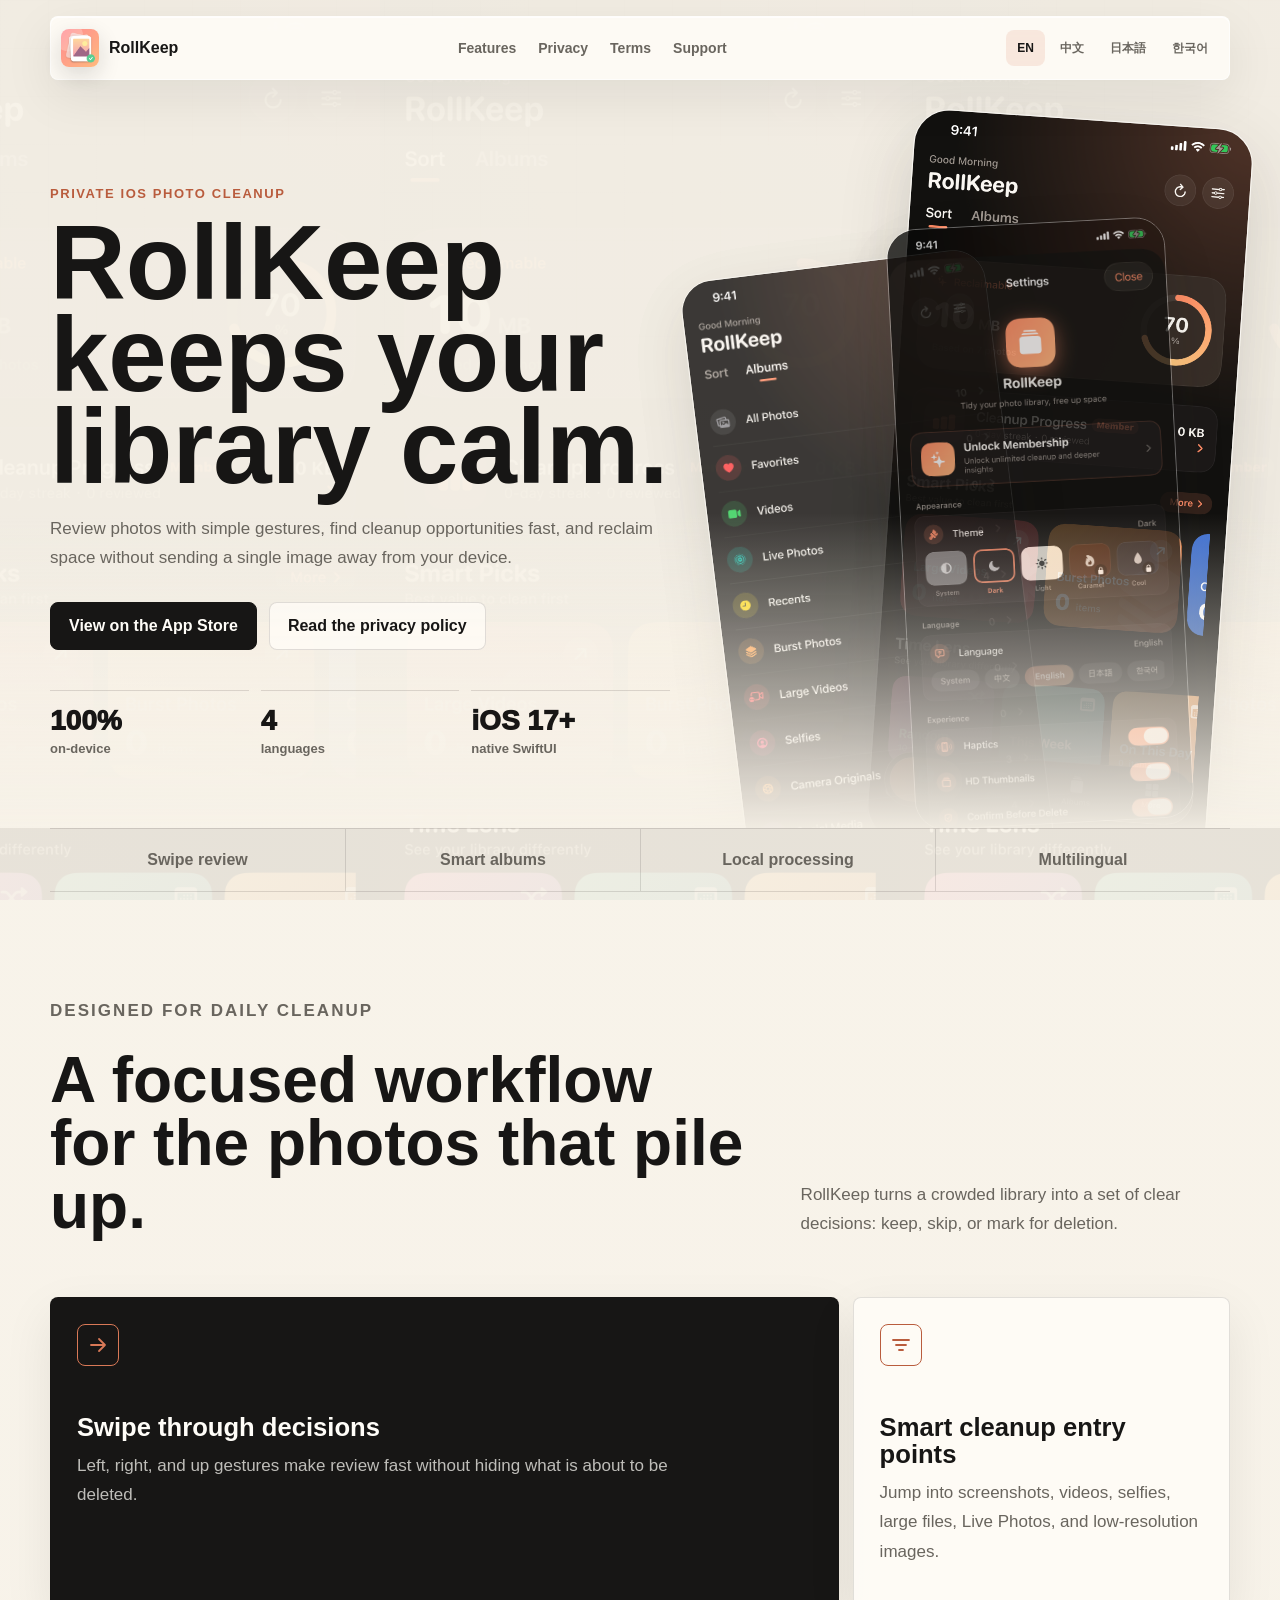
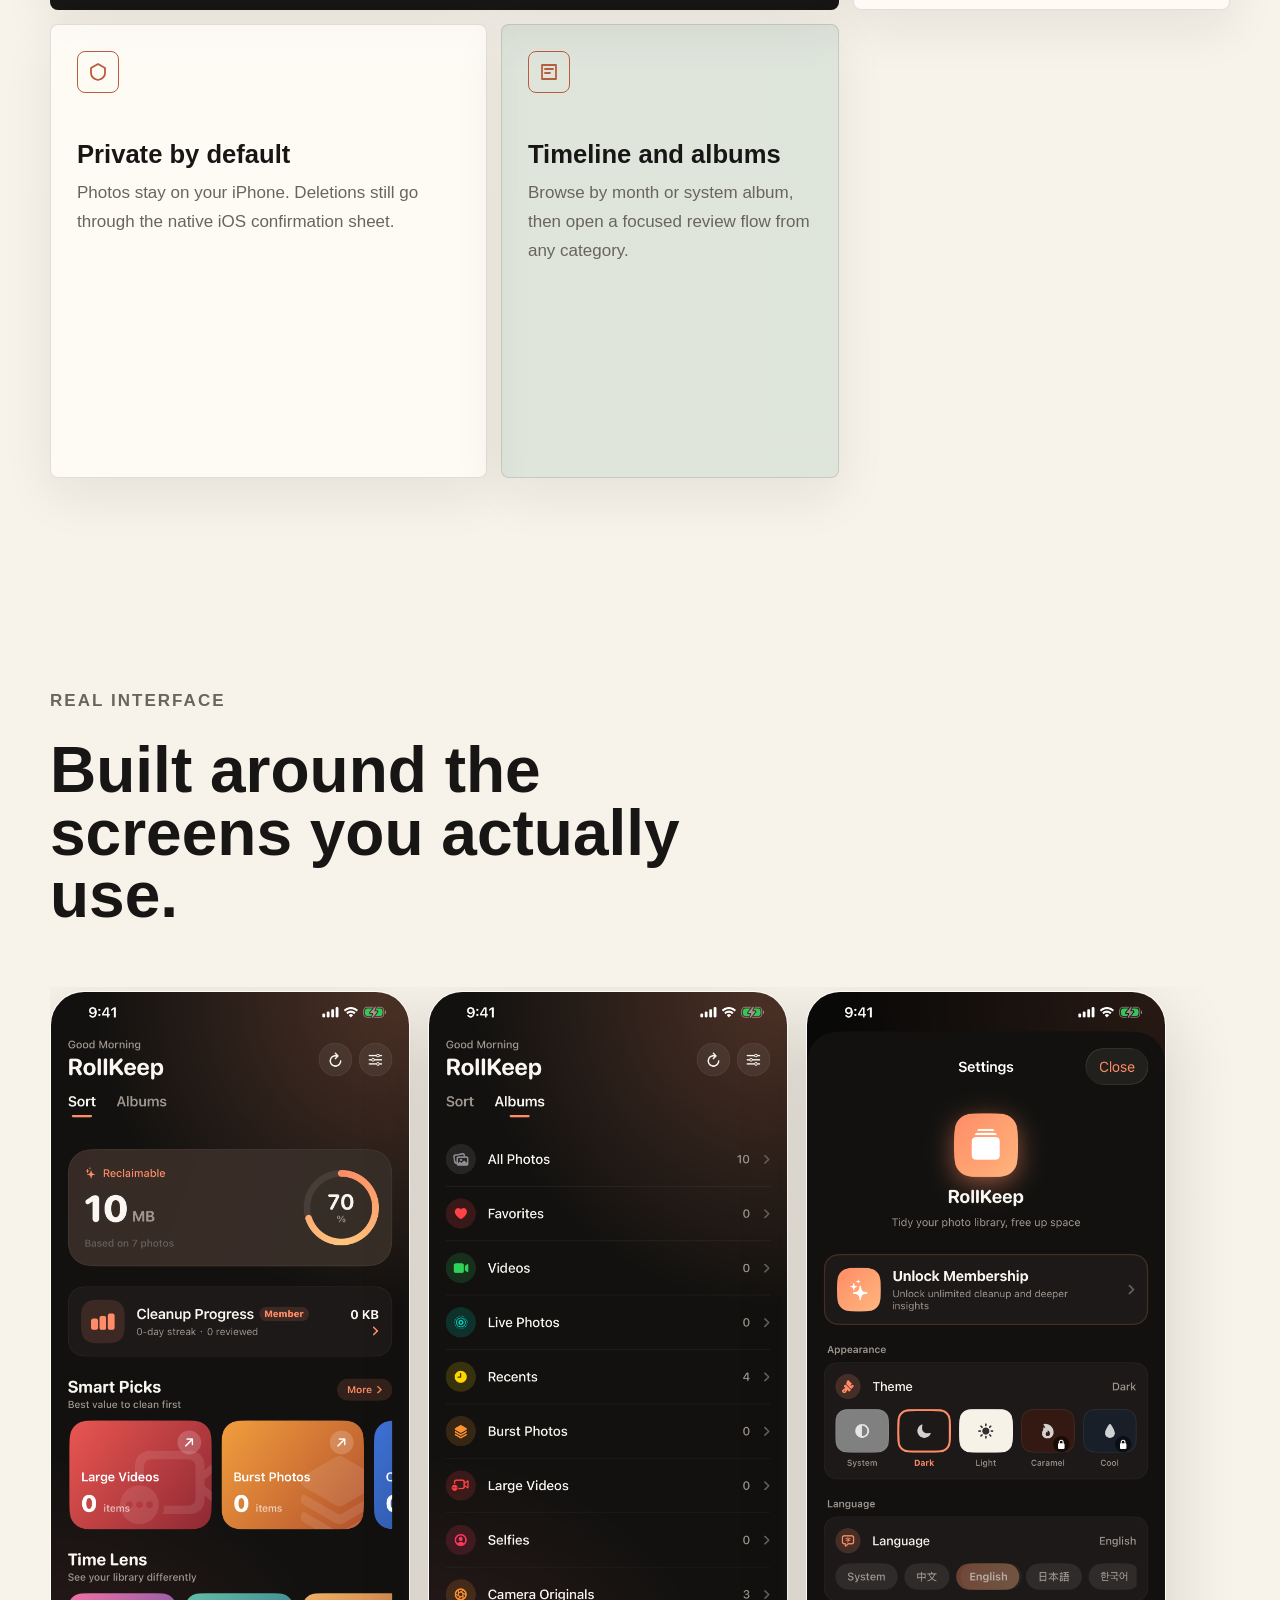
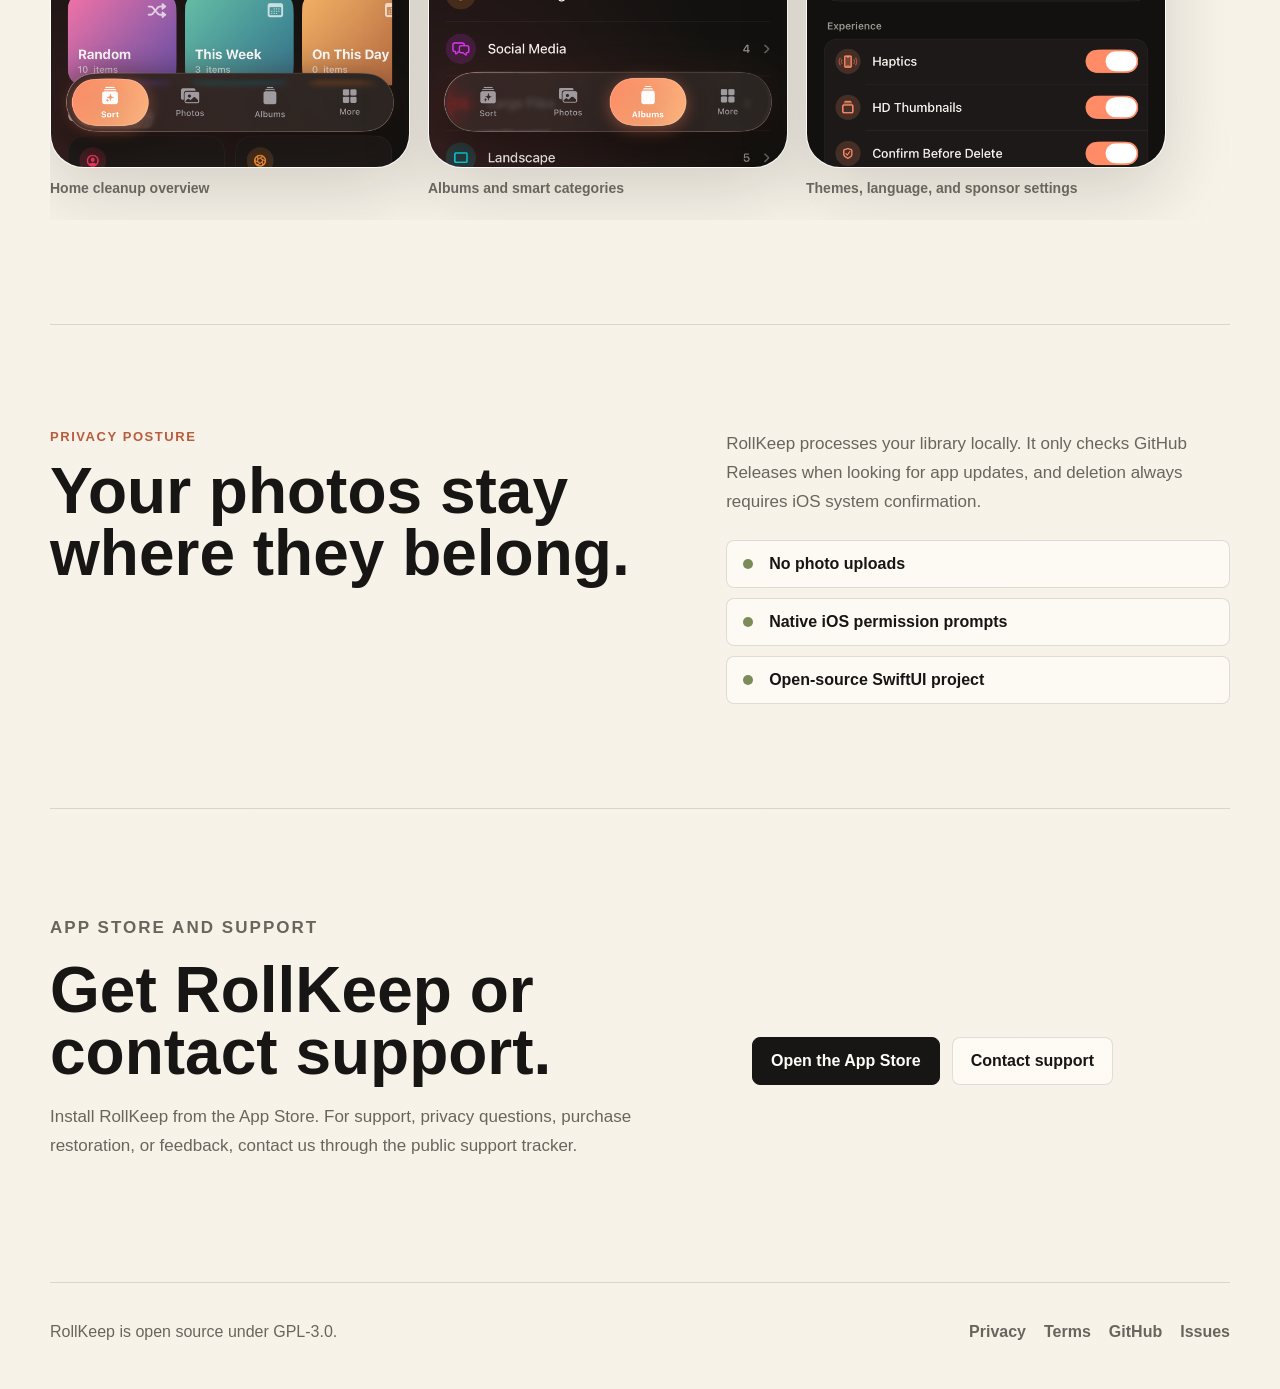
<file: docs/index.html>
<!doctype html>
<html lang="en">
<head>
  <meta charset="utf-8">
  <meta name="viewport" content="width=device-width, initial-scale=1">
  <title>RollKeep — Private photo cleanup for iPhone</title>
  <meta name="description" content="A private, on-device iOS photo organizer for reviewing, cleaning, and freeing storage.">
  <meta property="og:title" content="RollKeep">
  <meta property="og:description" content="Swipe through your library, keep what matters, and clear space with confidence.">
  <meta property="og:image" content="./icon.png">
  <meta name="theme-color" content="#171615">
  <link rel="icon" href="./icon.png">
  <link rel="stylesheet" href="./site.css">
</head>
<body>
  <a class="skip-link" href="#main" data-i18n="skip">Skip to content</a>

  <header class="site-header" aria-label="Primary">
    <a class="brand" href="#top" aria-label="RollKeep">
      <img src="./icon.png" alt="" width="38" height="38">
      <span>RollKeep</span>
    </a>
    <nav class="nav-links" aria-label="Main navigation">
      <a href="#features" data-i18n="navFeatures">Features</a>
      <a href="./privacy.html" data-i18n="navPrivacy">Privacy</a>
      <a href="./terms.html" data-i18n="navTerms">Terms</a>
      <a href="#support" data-i18n="navSupport">Support</a>
    </nav>
    <div class="language-switcher" aria-label="Language">
      <button type="button" data-lang="en">EN</button>
      <button type="button" data-lang="zh">中文</button>
      <button type="button" data-lang="ja">日本語</button>
      <button type="button" data-lang="ko">한국어</button>
    </div>
  </header>

  <main id="main">
    <section id="top" class="hero-section">
      <div class="hero-media" aria-hidden="true">
        <img class="hero-shot hero-shot-main" src="./screenshots/01-home.png" alt="">
        <img class="hero-shot hero-shot-side" src="./screenshots/02-albums.png" alt="">
        <img class="hero-shot hero-shot-small" src="./screenshots/03-settings.png" alt="">
      </div>
      <div class="hero-content reveal">
        <p class="eyebrow" data-i18n="eyebrow">Private iOS photo cleanup</p>
        <h1 data-i18n="heroTitle">RollKeep keeps your library calm.</h1>
        <p class="hero-copy" data-i18n="heroCopy">Review photos with simple gestures, find cleanup opportunities fast, and reclaim space without sending a single image away from your device.</p>
        <div class="hero-actions">
          <a class="button button-primary" href="https://apps.apple.com/us/app/rollkeep/id6784522025" data-i18n="primaryCta">View on the App Store</a>
          <a class="button button-ghost" href="./privacy.html" data-i18n="secondaryCta">Read the privacy policy</a>
        </div>
        <dl class="hero-facts" aria-label="Highlights">
          <div>
            <dt data-i18n="factOneValue">100%</dt>
            <dd data-i18n="factOneLabel">on-device</dd>
          </div>
          <div>
            <dt data-i18n="factTwoValue">4</dt>
            <dd data-i18n="factTwoLabel">languages</dd>
          </div>
          <div>
            <dt data-i18n="factThreeValue">iOS 17+</dt>
            <dd data-i18n="factThreeLabel">native SwiftUI</dd>
          </div>
        </dl>
      </div>
    </section>

    <section class="strip-section reveal" aria-label="Product summary">
      <p data-i18n="stripOne">Swipe review</p>
      <p data-i18n="stripTwo">Smart albums</p>
      <p data-i18n="stripThree">Local processing</p>
      <p data-i18n="stripFour">Multilingual</p>
    </section>

    <section id="features" class="section feature-section">
      <div class="section-heading reveal">
        <p class="eyebrow" data-i18n="featuresEyebrow">Designed for daily cleanup</p>
        <h2 data-i18n="featuresTitle">A focused workflow for the photos that pile up.</h2>
        <p data-i18n="featuresCopy">RollKeep turns a crowded library into a set of clear decisions: keep, skip, or mark for deletion.</p>
      </div>
      <div class="feature-grid">
        <article class="feature-card feature-card-wide reveal tilt-card">
          <span class="line-icon" aria-hidden="true">
            <svg viewBox="0 0 24 24"><path d="M5 12h14M13 6l6 6-6 6"/></svg>
          </span>
          <h3 data-i18n="featureOneTitle">Swipe through decisions</h3>
          <p data-i18n="featureOneCopy">Left, right, and up gestures make review fast without hiding what is about to be deleted.</p>
        </article>
        <article class="feature-card reveal tilt-card">
          <span class="line-icon" aria-hidden="true">
            <svg viewBox="0 0 24 24"><path d="M4 7h16M7 12h10M10 17h4"/></svg>
          </span>
          <h3 data-i18n="featureTwoTitle">Smart cleanup entry points</h3>
          <p data-i18n="featureTwoCopy">Jump into screenshots, videos, selfies, large files, Live Photos, and low-resolution images.</p>
        </article>
        <article class="feature-card reveal tilt-card">
          <span class="line-icon" aria-hidden="true">
            <svg viewBox="0 0 24 24"><path d="M12 4l7 4v5c0 4-3 6-7 7-4-1-7-3-7-7V8l7-4z"/></svg>
          </span>
          <h3 data-i18n="featureThreeTitle">Private by default</h3>
          <p data-i18n="featureThreeCopy">Photos stay on your iPhone. Deletions still go through the native iOS confirmation sheet.</p>
        </article>
        <article class="feature-card feature-card-tall reveal tilt-card">
          <span class="line-icon" aria-hidden="true">
            <svg viewBox="0 0 24 24"><path d="M5 5h14v14H5zM8 9h8M8 13h5"/></svg>
          </span>
          <h3 data-i18n="featureFourTitle">Timeline and albums</h3>
          <p data-i18n="featureFourCopy">Browse by month or system album, then open a focused review flow from any category.</p>
        </article>
      </div>
    </section>

    <section class="section showcase-section">
      <div class="section-heading reveal">
        <p class="eyebrow" data-i18n="showcaseEyebrow">Real interface</p>
        <h2 data-i18n="showcaseTitle">Built around the screens you actually use.</h2>
      </div>
      <div class="showcase-grid">
        <figure class="phone-frame reveal">
          <img src="./screenshots/01-home.png" alt="RollKeep home screen">
          <figcaption data-i18n="shotOne">Home cleanup overview</figcaption>
        </figure>
        <figure class="phone-frame reveal">
          <img src="./screenshots/02-albums.png" alt="RollKeep albums screen">
          <figcaption data-i18n="shotTwo">Albums and smart categories</figcaption>
        </figure>
        <figure class="phone-frame reveal">
          <img src="./screenshots/03-settings.png" alt="RollKeep settings screen">
          <figcaption data-i18n="shotThree">Themes, language, and sponsor settings</figcaption>
        </figure>
      </div>
    </section>

    <section id="privacy" class="section privacy-section reveal">
      <div>
        <p class="eyebrow" data-i18n="privacyEyebrow">Privacy posture</p>
        <h2 data-i18n="privacyTitle">Your photos stay where they belong.</h2>
      </div>
      <div class="privacy-copy">
        <p data-i18n="privacyCopy">RollKeep processes your library locally. It only checks GitHub Releases when looking for app updates, and deletion always requires iOS system confirmation.</p>
        <ul>
          <li data-i18n="privacyOne">No photo uploads</li>
          <li data-i18n="privacyTwo">Native iOS permission prompts</li>
          <li data-i18n="privacyThree">Open-source SwiftUI project</li>
        </ul>
      </div>
    </section>

    <section id="support" class="section download-section reveal">
      <div class="download-copy">
        <p class="eyebrow" data-i18n="downloadEyebrow">App Store and support</p>
        <h2 data-i18n="downloadTitle">Get RollKeep or contact support.</h2>
        <p data-i18n="downloadCopy">Install RollKeep from the App Store. For support, privacy questions, purchase restoration, or feedback, contact us through the public support tracker.</p>
      </div>
      <div class="download-actions">
        <a class="button button-primary" href="https://apps.apple.com/us/app/rollkeep/id6784522025" data-i18n="downloadRelease">Open the App Store</a>
        <a class="button button-ghost" href="https://github.com/ZanwingMak/PhotoCleaner-OpenSource/issues" data-i18n="downloadReadme">Contact support</a>
      </div>
    </section>
  </main>

  <footer class="site-footer">
    <p data-i18n="footerText">RollKeep is open source under GPL-3.0.</p>
    <div>
      <a href="./privacy.html" data-i18n="footerPrivacy">Privacy</a>
      <a href="./terms.html" data-i18n="footerTerms">Terms</a>
      <a href="https://github.com/ZanwingMak/PhotoCleaner-OpenSource" data-i18n="footerGithub">GitHub</a>
      <a href="https://github.com/ZanwingMak/PhotoCleaner-OpenSource/issues" data-i18n="footerIssues">Support</a>
    </div>
  </footer>

  <script src="./site.js"></script>
</body>
</html>
</file>
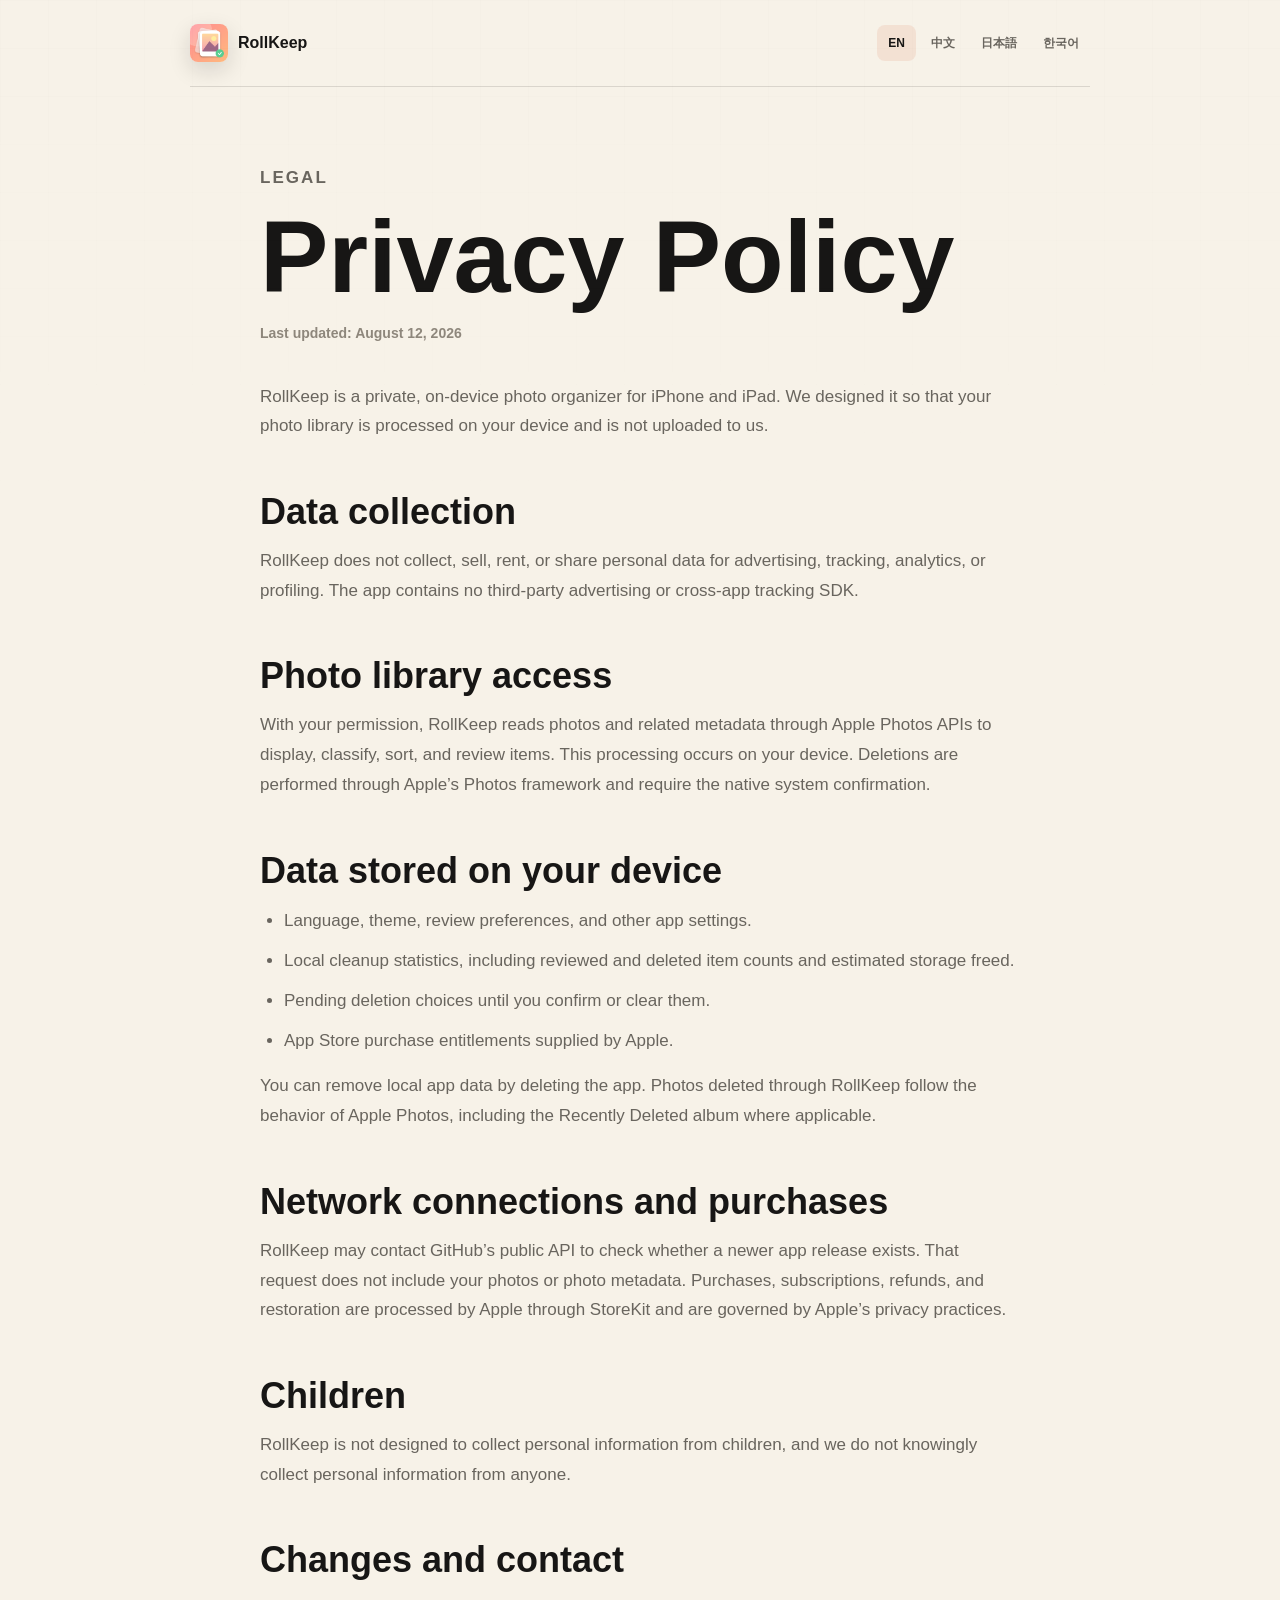
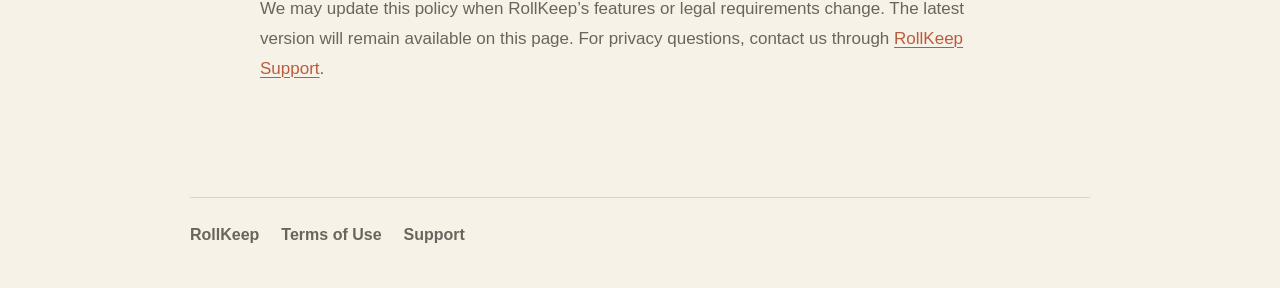
<file: docs/privacy.html>
<!doctype html>
<html lang="en">
<head>
  <meta charset="utf-8">
  <meta name="viewport" content="width=device-width, initial-scale=1">
  <meta name="color-scheme" content="light">
  <title>RollKeep Privacy Policy</title>
  <meta name="description" content="RollKeep Privacy Policy in English, Simplified Chinese, Japanese, and Korean.">
  <link rel="icon" href="./icon.png">
  <link rel="stylesheet" href="./site.css">
</head>
<body class="legal-body">
  <header class="legal-header">
    <a class="brand" href="./index.html" aria-label="RollKeep home">
      <img src="./icon.png" alt="" width="38" height="38">
      <span>RollKeep</span>
    </a>
    <div class="language-switcher" aria-label="Language">
      <button type="button" data-lang="en">EN</button>
      <button type="button" data-lang="zh">中文</button>
      <button type="button" data-lang="ja">日本語</button>
      <button type="button" data-lang="ko">한국어</button>
    </div>
  </header>

  <main class="legal-page">
    <article data-legal-lang="en">
      <p class="eyebrow">Legal</p>
      <h1>Privacy Policy</h1>
      <p class="legal-updated">Last updated: August 12, 2026</p>
      <p>RollKeep is a private, on-device photo organizer for iPhone and iPad. We designed it so that your photo library is processed on your device and is not uploaded to us.</p>

      <h2>Data collection</h2>
      <p>RollKeep does not collect, sell, rent, or share personal data for advertising, tracking, analytics, or profiling. The app contains no third-party advertising or cross-app tracking SDK.</p>

      <h2>Photo library access</h2>
      <p>With your permission, RollKeep reads photos and related metadata through Apple Photos APIs to display, classify, sort, and review items. This processing occurs on your device. Deletions are performed through Apple’s Photos framework and require the native system confirmation.</p>

      <h2>Data stored on your device</h2>
      <ul>
        <li>Language, theme, review preferences, and other app settings.</li>
        <li>Local cleanup statistics, including reviewed and deleted item counts and estimated storage freed.</li>
        <li>Pending deletion choices until you confirm or clear them.</li>
        <li>App Store purchase entitlements supplied by Apple.</li>
      </ul>
      <p>You can remove local app data by deleting the app. Photos deleted through RollKeep follow the behavior of Apple Photos, including the Recently Deleted album where applicable.</p>

      <h2>Network connections and purchases</h2>
      <p>RollKeep may contact GitHub’s public API to check whether a newer app release exists. That request does not include your photos or photo metadata. Purchases, subscriptions, refunds, and restoration are processed by Apple through StoreKit and are governed by Apple’s privacy practices.</p>

      <h2>Children</h2>
      <p>RollKeep is not designed to collect personal information from children, and we do not knowingly collect personal information from anyone.</p>

      <h2>Changes and contact</h2>
      <p>We may update this policy when RollKeep’s features or legal requirements change. The latest version will remain available on this page. For privacy questions, contact us through <a href="https://github.com/ZanwingMak/PhotoCleaner-OpenSource/issues">RollKeep Support</a>.</p>
    </article>

    <article data-legal-lang="zh" hidden>
      <p class="eyebrow">法律信息</p>
      <h1>隐私政策</h1>
      <p class="legal-updated">最后更新：2026 年 8 月 12 日</p>
      <p>RollKeep 是一款适用于 iPhone 和 iPad 的本地照片整理工具。照片库分析在你的设备上完成，不会上传给我们。</p>

      <h2>数据收集</h2>
      <p>RollKeep 不会为了广告、跟踪、分析或用户画像而收集、出售、出租或共享个人数据。App 不包含第三方广告或跨 App 跟踪 SDK。</p>

      <h2>照片库访问</h2>
      <p>获得你的授权后，RollKeep 会通过 Apple Photos API 读取照片及相关元数据，用于展示、分类、排序和审核。这些处理均在设备本地进行。删除操作通过 Apple Photos 框架执行，并且必须经过 iOS 系统确认。</p>

      <h2>保存在设备上的数据</h2>
      <ul>
        <li>语言、主题、审核偏好和其他 App 设置。</li>
        <li>本地清理统计，包括已审核、已删除数量及预计释放空间。</li>
        <li>在你确认或清空前保存的待删除选择。</li>
        <li>由 Apple 提供的 App Store 购买权益状态。</li>
      </ul>
      <p>删除 App 可移除本地 App 数据。通过 RollKeep 删除的照片遵循 Apple Photos 的处理方式，包括在适用时进入“最近删除”相册。</p>

      <h2>网络连接与购买</h2>
      <p>RollKeep 可能访问 GitHub 公共 API 以检查是否存在新版本，该请求不会包含你的照片或照片元数据。购买、订阅、退款和恢复购买由 Apple 通过 StoreKit 处理，并受 Apple 隐私政策约束。</p>

      <h2>儿童隐私</h2>
      <p>RollKeep 不以收集儿童个人信息为目的，我们也不会主动收集任何人的个人信息。</p>

      <h2>政策变更与联系</h2>
      <p>当 RollKeep 功能或法律要求变化时，我们可能更新本政策，最新版本会持续发布在本页面。如有隐私问题，请通过 <a href="https://github.com/ZanwingMak/PhotoCleaner-OpenSource/issues">RollKeep 支持页面</a>联系我们。</p>
    </article>

    <article data-legal-lang="ja" hidden>
      <p class="eyebrow">法的情報</p>
      <h1>プライバシーポリシー</h1>
      <p class="legal-updated">最終更新日：2026年8月12日</p>
      <p>RollKeep は iPhone と iPad 向けの、端末内で動作する写真整理アプリです。写真ライブラリの処理は端末上で行われ、当方へアップロードされません。</p>

      <h2>データの収集</h2>
      <p>RollKeep は広告、トラッキング、分析、プロファイリングを目的として個人データを収集、販売、貸与、共有しません。第三者広告やクロスアプリトラッキング SDK も含みません。</p>

      <h2>写真ライブラリへのアクセス</h2>
      <p>許可を得た場合、RollKeep は Apple Photos API を使って写真と関連メタデータを読み取り、表示、分類、並べ替え、確認に使用します。処理は端末内で完結します。削除は Apple Photos フレームワークを通じて行われ、iOS 標準の確認が必要です。</p>

      <h2>端末に保存されるデータ</h2>
      <ul>
        <li>言語、テーマ、確認方法などのアプリ設定。</li>
        <li>確認・削除した項目数や推定解放容量などのローカル整理統計。</li>
        <li>確認または取り消しまで保持される削除予定の選択。</li>
        <li>Apple から提供される App Store 購入権利の状態。</li>
      </ul>
      <p>アプリを削除するとローカルのアプリデータを削除できます。RollKeep で削除した写真は、該当する場合「最近削除した項目」を含む Apple Photos の仕組みに従います。</p>

      <h2>ネットワーク接続と購入</h2>
      <p>RollKeep は新しいリリースを確認するため GitHub の公開 API に接続することがあります。この通信に写真や写真メタデータは含まれません。購入、サブスクリプション、返金、復元は Apple の StoreKit で処理され、Apple のプライバシー方針が適用されます。</p>

      <h2>子どものプライバシー</h2>
      <p>RollKeep は子どもの個人情報を収集するよう設計されておらず、当方はいかなる利用者からも個人情報を意図的に収集しません。</p>

      <h2>変更とお問い合わせ</h2>
      <p>機能や法的要件の変更に応じて本ポリシーを更新する場合があります。最新版はこのページで公開します。お問い合わせは <a href="https://github.com/ZanwingMak/PhotoCleaner-OpenSource/issues">RollKeep サポート</a>をご利用ください。</p>
    </article>

    <article data-legal-lang="ko" hidden>
      <p class="eyebrow">법적 정보</p>
      <h1>개인정보 처리방침</h1>
      <p class="legal-updated">최종 업데이트: 2026년 8월 12일</p>
      <p>RollKeep는 iPhone 및 iPad용 기기 내 사진 정리 앱입니다. 사진 보관함 처리는 사용자의 기기에서 수행되며 당사에 업로드되지 않습니다.</p>

      <h2>데이터 수집</h2>
      <p>RollKeep는 광고, 추적, 분석 또는 프로파일링을 위해 개인정보를 수집, 판매, 대여 또는 공유하지 않습니다. 타사 광고나 앱 간 추적 SDK도 포함하지 않습니다.</p>

      <h2>사진 보관함 접근</h2>
      <p>사용자가 허용하면 RollKeep는 Apple Photos API를 통해 사진 및 관련 메타데이터를 읽어 표시, 분류, 정렬 및 검토에 사용합니다. 모든 처리는 기기에서 이루어집니다. 삭제는 Apple Photos 프레임워크를 통해 수행되며 iOS 시스템 확인이 필요합니다.</p>

      <h2>기기에 저장되는 데이터</h2>
      <ul>
        <li>언어, 테마, 검토 환경설정 및 기타 앱 설정.</li>
        <li>검토 및 삭제 항목 수와 예상 확보 용량을 포함한 로컬 정리 통계.</li>
        <li>확인하거나 비울 때까지 유지되는 삭제 대기 선택.</li>
        <li>Apple이 제공하는 App Store 구매 권한 상태.</li>
      </ul>
      <p>앱을 삭제하면 로컬 앱 데이터를 제거할 수 있습니다. RollKeep에서 삭제한 사진은 해당되는 경우 ‘최근 삭제된 항목’을 포함한 Apple Photos 동작을 따릅니다.</p>

      <h2>네트워크 연결 및 구매</h2>
      <p>RollKeep는 새 릴리스 확인을 위해 GitHub 공개 API에 연결할 수 있습니다. 이 요청에는 사진이나 사진 메타데이터가 포함되지 않습니다. 구매, 구독, 환불 및 복원은 Apple StoreKit을 통해 처리되며 Apple의 개인정보 보호 관행이 적용됩니다.</p>

      <h2>아동 개인정보</h2>
      <p>RollKeep는 아동의 개인정보를 수집하도록 설계되지 않았으며, 당사는 누구의 개인정보도 의도적으로 수집하지 않습니다.</p>

      <h2>변경 및 문의</h2>
      <p>기능 또는 법적 요구사항이 변경되면 본 방침을 업데이트할 수 있습니다. 최신 버전은 이 페이지에 게시됩니다. 문의는 <a href="https://github.com/ZanwingMak/PhotoCleaner-OpenSource/issues">RollKeep 지원</a>을 이용해 주세요.</p>
    </article>
  </main>

  <footer class="legal-footer">
    <a href="./index.html">RollKeep</a>
    <a href="./terms.html">Terms of Use</a>
    <a href="https://github.com/ZanwingMak/PhotoCleaner-OpenSource/issues">Support</a>
  </footer>
  <script src="./legal.js"></script>
</body>
</html>
</file>
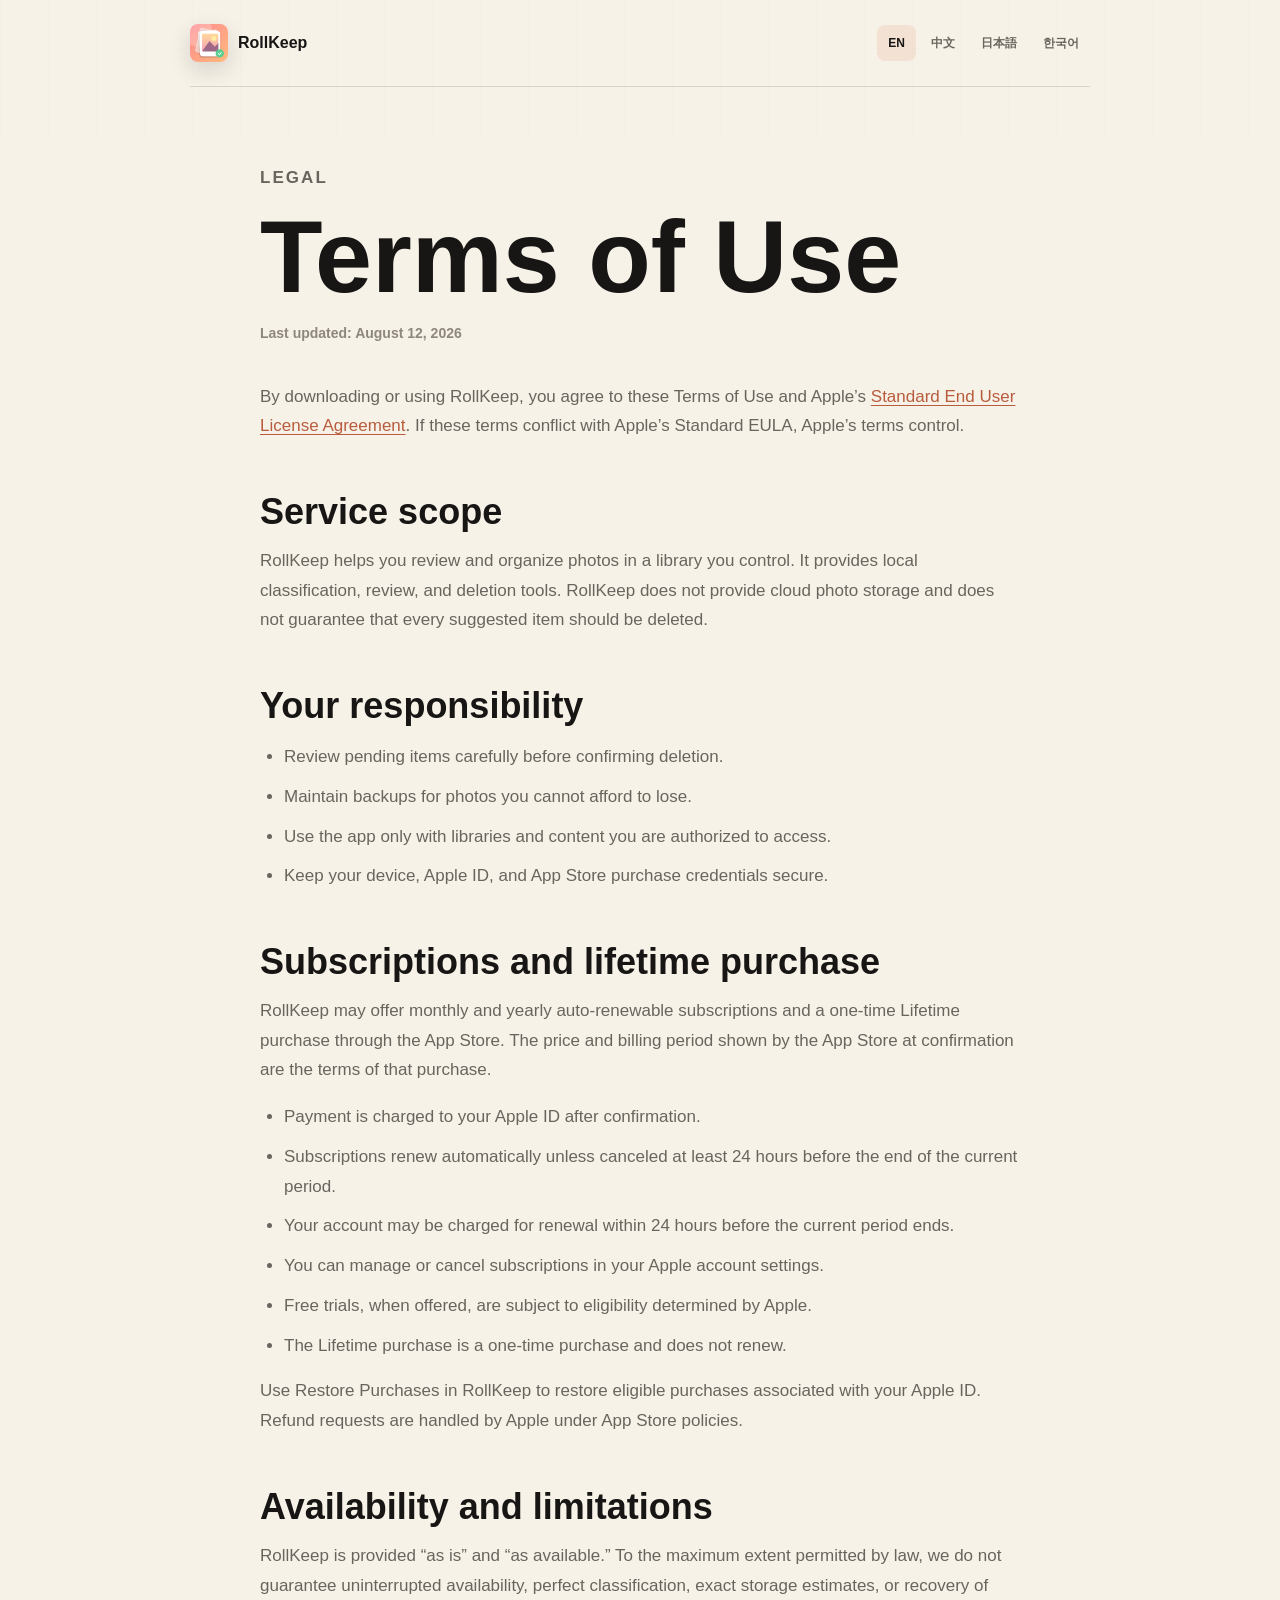
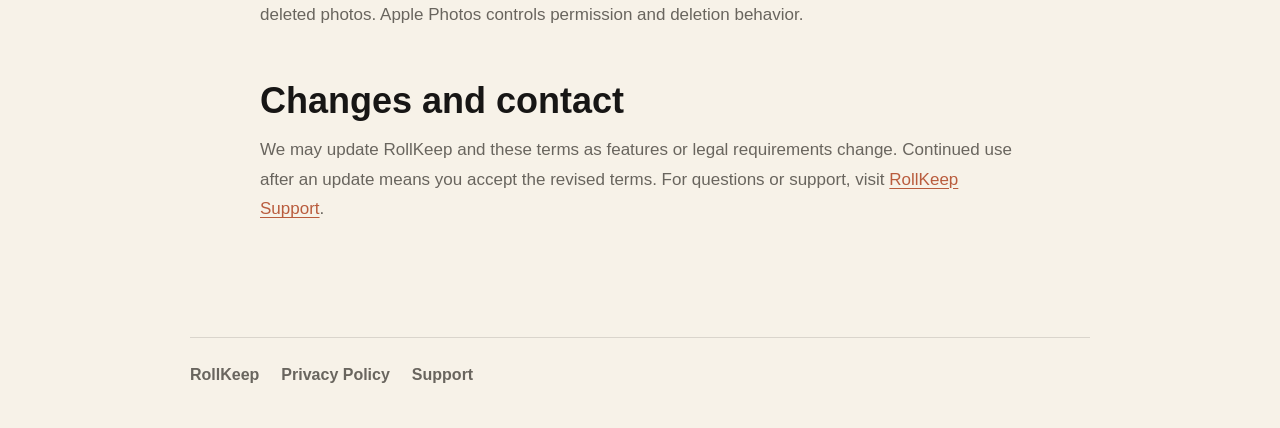
<file: docs/terms.html>
<!doctype html>
<html lang="en">
<head>
  <meta charset="utf-8">
  <meta name="viewport" content="width=device-width, initial-scale=1">
  <meta name="color-scheme" content="light">
  <title>RollKeep Terms of Use</title>
  <meta name="description" content="RollKeep Terms of Use in English, Simplified Chinese, Japanese, and Korean.">
  <link rel="icon" href="./icon.png">
  <link rel="stylesheet" href="./site.css">
</head>
<body class="legal-body">
  <header class="legal-header">
    <a class="brand" href="./index.html" aria-label="RollKeep home">
      <img src="./icon.png" alt="" width="38" height="38">
      <span>RollKeep</span>
    </a>
    <div class="language-switcher" aria-label="Language">
      <button type="button" data-lang="en">EN</button>
      <button type="button" data-lang="zh">中文</button>
      <button type="button" data-lang="ja">日本語</button>
      <button type="button" data-lang="ko">한국어</button>
    </div>
  </header>

  <main class="legal-page">
    <article data-legal-lang="en">
      <p class="eyebrow">Legal</p>
      <h1>Terms of Use</h1>
      <p class="legal-updated">Last updated: August 12, 2026</p>
      <p>By downloading or using RollKeep, you agree to these Terms of Use and Apple’s <a href="https://www.apple.com/legal/internet-services/itunes/dev/stdeula/">Standard End User License Agreement</a>. If these terms conflict with Apple’s Standard EULA, Apple’s terms control.</p>

      <h2>Service scope</h2>
      <p>RollKeep helps you review and organize photos in a library you control. It provides local classification, review, and deletion tools. RollKeep does not provide cloud photo storage and does not guarantee that every suggested item should be deleted.</p>

      <h2>Your responsibility</h2>
      <ul>
        <li>Review pending items carefully before confirming deletion.</li>
        <li>Maintain backups for photos you cannot afford to lose.</li>
        <li>Use the app only with libraries and content you are authorized to access.</li>
        <li>Keep your device, Apple ID, and App Store purchase credentials secure.</li>
      </ul>

      <h2>Subscriptions and lifetime purchase</h2>
      <p>RollKeep may offer monthly and yearly auto-renewable subscriptions and a one-time Lifetime purchase through the App Store. The price and billing period shown by the App Store at confirmation are the terms of that purchase.</p>
      <ul>
        <li>Payment is charged to your Apple ID after confirmation.</li>
        <li>Subscriptions renew automatically unless canceled at least 24 hours before the end of the current period.</li>
        <li>Your account may be charged for renewal within 24 hours before the current period ends.</li>
        <li>You can manage or cancel subscriptions in your Apple account settings.</li>
        <li>Free trials, when offered, are subject to eligibility determined by Apple.</li>
        <li>The Lifetime purchase is a one-time purchase and does not renew.</li>
      </ul>
      <p>Use Restore Purchases in RollKeep to restore eligible purchases associated with your Apple ID. Refund requests are handled by Apple under App Store policies.</p>

      <h2>Availability and limitations</h2>
      <p>RollKeep is provided “as is” and “as available.” To the maximum extent permitted by law, we do not guarantee uninterrupted availability, perfect classification, exact storage estimates, or recovery of deleted photos. Apple Photos controls permission and deletion behavior.</p>

      <h2>Changes and contact</h2>
      <p>We may update RollKeep and these terms as features or legal requirements change. Continued use after an update means you accept the revised terms. For questions or support, visit <a href="https://github.com/ZanwingMak/PhotoCleaner-OpenSource/issues">RollKeep Support</a>.</p>
    </article>

    <article data-legal-lang="zh" hidden>
      <p class="eyebrow">法律信息</p>
      <h1>使用条款</h1>
      <p class="legal-updated">最后更新：2026 年 8 月 12 日</p>
      <p>下载或使用 RollKeep 即表示你同意本使用条款以及 Apple 的<a href="https://www.apple.com/legal/internet-services/itunes/dev/stdeula/">标准最终用户许可协议</a>。如本条款与 Apple 标准 EULA 存在冲突，以 Apple 条款为准。</p>

      <h2>服务范围</h2>
      <p>RollKeep 用于帮助你审核和整理你所控制的照片库，提供本地分类、审核与删除工具。RollKeep 不提供云端照片存储，也不保证每个建议项目都应该被删除。</p>

      <h2>你的责任</h2>
      <ul>
        <li>确认删除前仔细检查待删除项目。</li>
        <li>为不能丢失的照片保留可靠备份。</li>
        <li>仅对你有权访问的照片库与内容使用本 App。</li>
        <li>妥善保护设备、Apple ID 与 App Store 购买凭据。</li>
      </ul>

      <h2>订阅与终身购买</h2>
      <p>RollKeep 可通过 App Store 提供月度和年度自动续期订阅，以及一次性终身购买。确认购买时 App Store 显示的价格和计费周期构成该次购买的具体条件。</p>
      <ul>
        <li>确认后，费用将从你的 Apple ID 扣款。</li>
        <li>除非在当前周期结束前至少 24 小时取消，否则订阅会自动续订。</li>
        <li>账户可能在当前周期结束前 24 小时内被收取续订费用。</li>
        <li>你可以在 Apple 账户设置中管理或取消订阅。</li>
        <li>如提供免费试用，资格由 Apple 判断。</li>
        <li>终身购买为一次性购买，不会自动续订。</li>
      </ul>
      <p>可在 RollKeep 中使用“恢复购买”恢复与 Apple ID 关联且符合条件的购买。退款申请由 Apple 按 App Store 政策处理。</p>

      <h2>可用性与责任限制</h2>
      <p>RollKeep 按“现状”和“可用状态”提供。在法律允许的最大范围内，我们不保证服务始终不中断、分类完全准确、空间估算绝对精确或被删除照片一定可恢复。照片权限与删除行为由 Apple Photos 控制。</p>

      <h2>变更与联系</h2>
      <p>当功能或法律要求变化时，我们可能更新 RollKeep 与本条款。更新后继续使用即表示接受修订内容。如有问题或需要支持，请访问 <a href="https://github.com/ZanwingMak/PhotoCleaner-OpenSource/issues">RollKeep 支持页面</a>。</p>
    </article>

    <article data-legal-lang="ja" hidden>
      <p class="eyebrow">法的情報</p>
      <h1>利用規約</h1>
      <p class="legal-updated">最終更新日：2026年8月12日</p>
      <p>RollKeep をダウンロードまたは使用することで、本利用規約および Apple の<a href="https://www.apple.com/legal/internet-services/itunes/dev/stdeula/">標準エンドユーザ使用許諾契約</a>に同意したものとみなされます。内容が矛盾する場合は Apple の標準 EULA が優先されます。</p>

      <h2>サービスの範囲</h2>
      <p>RollKeep は、利用者が管理する写真ライブラリの確認と整理を支援し、端末内の分類、確認、削除機能を提供します。クラウド写真ストレージは提供せず、提案されたすべての項目を削除すべきであることも保証しません。</p>

      <h2>利用者の責任</h2>
      <ul>
        <li>削除を確定する前に削除予定項目を十分確認してください。</li>
        <li>失うことのできない写真は別途バックアップしてください。</li>
        <li>アクセス権限のあるライブラリとコンテンツにのみ使用してください。</li>
        <li>端末、Apple ID、App Store の購入情報を安全に管理してください。</li>
      </ul>

      <h2>サブスクリプションと買い切り</h2>
      <p>RollKeep は App Store を通じて月額・年額の自動更新サブスクリプションと、一回払いの Lifetime 購入を提供する場合があります。購入確認時に App Store が表示する価格と請求期間が、その購入条件となります。</p>
      <ul>
        <li>確認後、Apple ID に料金が請求されます。</li>
        <li>現在の期間が終了する24時間以上前に解約しない限り、自動更新されます。</li>
        <li>更新料金は期間終了前24時間以内に請求される場合があります。</li>
        <li>Apple アカウント設定から管理または解約できます。</li>
        <li>無料トライアルを提供する場合、対象資格は Apple が判定します。</li>
        <li>Lifetime は一回払いで、自動更新されません。</li>
      </ul>
      <p>Apple ID に紐づく対象購入は RollKeep の「購入を復元」から復元できます。返金申請は App Store の方針に基づき Apple が処理します。</p>

      <h2>提供状態と責任制限</h2>
      <p>RollKeep は「現状有姿」かつ「提供可能な状態」で提供されます。法律で認められる最大限の範囲で、常時利用可能であること、分類や容量推定が完全に正確であること、削除した写真を復元できることを保証しません。権限と削除動作は Apple Photos が管理します。</p>

      <h2>変更とお問い合わせ</h2>
      <p>機能や法的要件の変更に応じてアプリと本規約を更新する場合があります。更新後も使用を継続した場合、改定内容に同意したものとみなされます。お問い合わせは <a href="https://github.com/ZanwingMak/PhotoCleaner-OpenSource/issues">RollKeep サポート</a>をご利用ください。</p>
    </article>

    <article data-legal-lang="ko" hidden>
      <p class="eyebrow">법적 정보</p>
      <h1>이용 약관</h1>
      <p class="legal-updated">최종 업데이트: 2026년 8월 12일</p>
      <p>RollKeep를 다운로드하거나 사용하면 본 이용 약관 및 Apple의 <a href="https://www.apple.com/legal/internet-services/itunes/dev/stdeula/">표준 최종 사용자 사용권 계약</a>에 동의하는 것입니다. 내용이 충돌하는 경우 Apple 표준 EULA가 우선합니다.</p>

      <h2>서비스 범위</h2>
      <p>RollKeep는 사용자가 관리하는 사진 보관함을 검토하고 정리하도록 도우며 기기 내 분류, 검토 및 삭제 도구를 제공합니다. 클라우드 사진 저장소를 제공하지 않으며 제안된 모든 항목을 삭제해야 한다고 보장하지 않습니다.</p>

      <h2>사용자의 책임</h2>
      <ul>
        <li>삭제를 확정하기 전에 삭제 대기 항목을 주의 깊게 확인하세요.</li>
        <li>잃어버리면 안 되는 사진은 별도로 백업하세요.</li>
        <li>접근 권한이 있는 보관함과 콘텐츠에만 앱을 사용하세요.</li>
        <li>기기, Apple ID 및 App Store 구매 정보를 안전하게 관리하세요.</li>
      </ul>

      <h2>구독 및 평생 구매</h2>
      <p>RollKeep는 App Store를 통해 월간·연간 자동 갱신 구독과 일회성 Lifetime 구매를 제공할 수 있습니다. 구매 확인 시 App Store에 표시되는 가격과 결제 기간이 해당 구매 조건입니다.</p>
      <ul>
        <li>확인 후 Apple ID로 요금이 청구됩니다.</li>
        <li>현재 기간 종료 최소 24시간 전에 취소하지 않으면 자동 갱신됩니다.</li>
        <li>현재 기간 종료 전 24시간 이내에 갱신 요금이 청구될 수 있습니다.</li>
        <li>Apple 계정 설정에서 구독을 관리하거나 취소할 수 있습니다.</li>
        <li>무료 체험이 제공되는 경우 자격은 Apple이 결정합니다.</li>
        <li>Lifetime 구매는 일회성 구매이며 자동 갱신되지 않습니다.</li>
      </ul>
      <p>RollKeep의 ‘구매 복원’을 사용하여 Apple ID와 연결된 대상 구매를 복원할 수 있습니다. 환불 요청은 App Store 정책에 따라 Apple이 처리합니다.</p>

      <h2>가용성 및 책임 제한</h2>
      <p>RollKeep는 ‘있는 그대로’ 및 ‘사용 가능한 상태로’ 제공됩니다. 법이 허용하는 최대 범위에서 중단 없는 제공, 완벽한 분류, 정확한 저장 공간 추정 또는 삭제된 사진의 복구를 보장하지 않습니다. 사진 권한 및 삭제 동작은 Apple Photos가 제어합니다.</p>

      <h2>변경 및 문의</h2>
      <p>기능 또는 법적 요구사항이 변경되면 앱과 약관을 업데이트할 수 있습니다. 업데이트 후 계속 사용하면 개정 약관에 동의한 것으로 간주됩니다. 문의는 <a href="https://github.com/ZanwingMak/PhotoCleaner-OpenSource/issues">RollKeep 지원</a>을 이용해 주세요.</p>
    </article>
  </main>

  <footer class="legal-footer">
    <a href="./index.html">RollKeep</a>
    <a href="./privacy.html">Privacy Policy</a>
    <a href="https://github.com/ZanwingMak/PhotoCleaner-OpenSource/issues">Support</a>
  </footer>
  <script src="./legal.js"></script>
</body>
</html>
</file>
<file: docs/site.css>
:root {
  color-scheme: light;
  --ink: #171615;
  --muted: #69655e;
  --soft: #8e877c;
  --paper: #f7f2e8;
  --surface: #fffdf8;
  --line: rgba(23, 22, 21, 0.13);
  --accent: #d97957;
  --accent-strong: #b95c3d;
  --teal: #5f9a8e;
  --green: #7d8b58;
  --shadow: 0 24px 70px rgba(23, 22, 21, 0.16);
  font-family: Satoshi, Outfit, Geist, -apple-system, BlinkMacSystemFont, "Segoe UI", sans-serif;
}

* {
  box-sizing: border-box;
}

html {
  scroll-behavior: smooth;
}

body {
  margin: 0;
  min-width: 320px;
  color: var(--ink);
  background:
    linear-gradient(rgba(247, 242, 232, 0.92), rgba(247, 242, 232, 0.96)),
    url("./screenshots/01-home.png") center top / 520px auto fixed;
}

body::before {
  content: "";
  position: fixed;
  inset: 0;
  pointer-events: none;
  opacity: 0.22;
  background-image:
    linear-gradient(rgba(23, 22, 21, 0.045) 1px, transparent 1px),
    linear-gradient(90deg, rgba(23, 22, 21, 0.045) 1px, transparent 1px);
  background-size: 48px 48px;
  mask-image: linear-gradient(to bottom, black, transparent 70%);
}

a {
  color: inherit;
  text-decoration: none;
}

img {
  display: block;
  max-width: 100%;
}

.skip-link {
  position: fixed;
  z-index: 20;
  top: 12px;
  left: 12px;
  transform: translateY(-140%);
  padding: 10px 14px;
  background: var(--ink);
  color: var(--surface);
  border-radius: 8px;
}

.skip-link:focus {
  transform: translateY(0);
  outline: 3px solid var(--accent);
}

.site-header {
  position: fixed;
  z-index: 10;
  top: 16px;
  left: 50%;
  width: min(1180px, calc(100% - 32px));
  min-height: 64px;
  transform: translateX(-50%);
  display: grid;
  grid-template-columns: auto 1fr auto;
  align-items: center;
  gap: 18px;
  padding: 10px;
  border: 1px solid rgba(255, 255, 255, 0.62);
  border-radius: 8px;
  background: rgba(255, 253, 248, 0.82);
  backdrop-filter: blur(18px);
  box-shadow: 0 16px 50px rgba(23, 22, 21, 0.08), inset 0 1px 0 rgba(255, 255, 255, 0.72);
}

.brand {
  display: inline-grid;
  grid-template-columns: 38px auto;
  align-items: center;
  gap: 10px;
  font-weight: 800;
  letter-spacing: 0;
}

.brand img {
  border-radius: 8px;
  box-shadow: 0 8px 22px rgba(23, 22, 21, 0.14);
}

.nav-links {
  justify-self: center;
  display: flex;
  align-items: center;
  gap: 22px;
  color: var(--muted);
  font-size: 14px;
  font-weight: 700;
}

.nav-links a,
.site-footer a {
  transition: color 180ms ease, transform 180ms ease;
}

.nav-links a:hover,
.site-footer a:hover {
  color: var(--accent-strong);
}

.language-switcher {
  display: grid;
  grid-auto-flow: column;
  gap: 4px;
}

.language-switcher button {
  min-height: 36px;
  padding: 0 10px;
  border: 1px solid transparent;
  border-radius: 8px;
  color: var(--muted);
  background: transparent;
  font: inherit;
  font-size: 12px;
  font-weight: 800;
  cursor: pointer;
  transition: background 180ms ease, color 180ms ease, transform 180ms ease;
}

.language-switcher button:hover,
.language-switcher button.is-active {
  color: var(--ink);
  background: rgba(217, 121, 87, 0.14);
}

.language-switcher button:active,
.button:active {
  transform: scale(0.98);
}

.hero-section {
  position: relative;
  min-height: 92dvh;
  display: grid;
  align-items: end;
  overflow: hidden;
  padding: 140px max(24px, calc((100vw - 1180px) / 2)) 72px;
  isolation: isolate;
}

.hero-section::after {
  content: "";
  position: absolute;
  inset: auto 0 0;
  height: 38%;
  z-index: -1;
  background: linear-gradient(to top, rgba(247, 242, 232, 0.96), transparent);
}

.hero-content {
  width: min(760px, 100%);
}

.hero-media {
  position: absolute;
  inset: 0;
  z-index: -2;
  overflow: hidden;
}

.hero-media::before {
  content: "";
  position: absolute;
  inset: 0;
  background: rgba(247, 242, 232, 0.62);
}

.hero-shot {
  position: absolute;
  width: min(32vw, 340px);
  min-width: 210px;
  border-radius: 36px;
  box-shadow: var(--shadow);
  border: 1px solid rgba(255, 255, 255, 0.55);
}

.hero-shot-main {
  right: max(28px, calc((100vw - 1180px) / 2));
  top: 118px;
  transform: rotate(4deg);
}

.hero-shot-side {
  right: max(240px, calc((100vw - 900px) / 2));
  top: 226px;
  opacity: 0.82;
  transform: rotate(-7deg) scale(0.9);
}

.hero-shot-small {
  right: max(56px, calc((100vw - 1140px) / 2));
  bottom: -62px;
  opacity: 0.78;
  transform: rotate(-3deg) scale(0.82);
}

.eyebrow {
  margin: 0 0 16px;
  color: var(--accent-strong);
  font-size: 13px;
  font-weight: 900;
  letter-spacing: 0.12em;
  text-transform: uppercase;
}

h1,
h2,
h3,
p {
  margin-top: 0;
}

h1 {
  max-width: 780px;
  margin-bottom: 20px;
  font-size: clamp(3.1rem, 8.2vw, 8.2rem);
  line-height: 0.88;
  letter-spacing: 0;
}

h2 {
  max-width: 850px;
  margin-bottom: 18px;
  font-size: clamp(2.2rem, 5vw, 5.4rem);
  line-height: 0.98;
  letter-spacing: 0;
}

h3 {
  margin-bottom: 10px;
  font-size: clamp(1.2rem, 2vw, 1.65rem);
  line-height: 1.05;
  letter-spacing: 0;
}

.hero-copy,
.section-heading p,
.download-copy p,
.privacy-copy p,
.feature-card p {
  max-width: 65ch;
  color: var(--muted);
  font-size: 17px;
  line-height: 1.72;
}

.hero-actions,
.download-actions {
  display: flex;
  flex-wrap: wrap;
  gap: 12px;
  margin-top: 30px;
}

.button {
  display: inline-grid;
  place-items: center;
  min-height: 48px;
  padding: 0 18px;
  border-radius: 8px;
  font-weight: 900;
  transition: transform 180ms ease, background 180ms ease, color 180ms ease, border-color 180ms ease;
}

.button-primary {
  color: #fffdf8;
  background: var(--ink);
  border: 1px solid var(--ink);
}

.button-primary:hover {
  background: var(--accent-strong);
  border-color: var(--accent-strong);
}

.button-ghost {
  color: var(--ink);
  background: rgba(255, 253, 248, 0.76);
  border: 1px solid var(--line);
}

.button-ghost:hover {
  border-color: rgba(185, 92, 61, 0.45);
}

.hero-facts {
  display: grid;
  grid-template-columns: repeat(3, minmax(0, 1fr));
  gap: 12px;
  max-width: 620px;
  margin: 40px 0 0;
}

.hero-facts div {
  padding-top: 14px;
  border-top: 1px solid var(--line);
}

.hero-facts dt {
  font-size: 28px;
  font-weight: 950;
}

.hero-facts dd {
  margin: 4px 0 0;
  color: var(--muted);
  font-size: 13px;
  font-weight: 800;
}

.strip-section {
  width: min(1180px, calc(100% - 48px));
  margin: 0 auto;
  display: grid;
  grid-template-columns: repeat(4, minmax(0, 1fr));
  border-top: 1px solid var(--line);
  border-bottom: 1px solid var(--line);
}

.strip-section p {
  margin: 0;
  padding: 22px 10px;
  color: var(--muted);
  font-weight: 900;
  text-align: center;
}

.strip-section p + p {
  border-left: 1px solid var(--line);
}

.section {
  width: min(1180px, calc(100% - 48px));
  margin: 0 auto;
  padding: 104px 0;
}

.section-heading {
  display: grid;
  grid-template-columns: minmax(0, 0.9fr) minmax(280px, 0.55fr);
  gap: 48px;
  align-items: end;
  margin-bottom: 42px;
}

.section-heading .eyebrow {
  grid-column: 1 / -1;
  margin-bottom: -24px;
}

.feature-grid {
  display: grid;
  grid-template-columns: 1.1fr 0.85fr 0.95fr;
  grid-auto-rows: minmax(220px, auto);
  gap: 14px;
}

.feature-card {
  min-height: 220px;
  padding: 26px;
  border: 1px solid rgba(23, 22, 21, 0.12);
  border-radius: 8px;
  background: rgba(255, 253, 248, 0.82);
  box-shadow: 0 18px 50px rgba(23, 22, 21, 0.08);
  transform-style: preserve-3d;
}

.feature-card-wide {
  grid-column: span 2;
  background: #171615;
  color: #fffdf8;
}

.feature-card-wide p {
  color: rgba(255, 253, 248, 0.72);
}

.feature-card-tall {
  min-height: 454px;
  background: rgba(95, 154, 142, 0.16);
}

.line-icon {
  display: grid;
  place-items: center;
  width: 42px;
  height: 42px;
  margin-bottom: 48px;
  color: var(--accent-strong);
  border: 1px solid currentColor;
  border-radius: 8px;
}

.feature-card-wide .line-icon {
  color: var(--accent);
}

.line-icon svg {
  width: 24px;
  height: 24px;
  fill: none;
  stroke: currentColor;
  stroke-width: 1.8;
  stroke-linecap: round;
  stroke-linejoin: round;
}

.showcase-section {
  width: 100%;
  padding-left: max(24px, calc((100vw - 1180px) / 2));
  padding-right: 0;
  overflow: hidden;
}

.showcase-section .section-heading {
  width: min(1180px, calc(100vw - 48px));
}

.showcase-grid {
  display: grid;
  grid-template-columns: repeat(3, minmax(240px, 360px));
  gap: 18px;
  overflow-x: auto;
  padding: 4px max(24px, calc((100vw - 1180px) / 2)) 24px 0;
  scroll-snap-type: x mandatory;
}

.phone-frame {
  margin: 0;
  scroll-snap-align: start;
}

.phone-frame img {
  width: 100%;
  border-radius: 34px;
  border: 1px solid rgba(255, 255, 255, 0.72);
  box-shadow: var(--shadow);
}

.phone-frame figcaption {
  margin-top: 12px;
  color: var(--muted);
  font-size: 14px;
  font-weight: 850;
}

.privacy-section {
  display: grid;
  grid-template-columns: minmax(0, 0.8fr) minmax(280px, 0.65fr);
  gap: 56px;
  align-items: start;
  border-top: 1px solid var(--line);
  border-bottom: 1px solid var(--line);
}

.privacy-copy ul {
  display: grid;
  gap: 10px;
  margin: 24px 0 0;
  padding: 0;
  list-style: none;
}

.privacy-copy li {
  position: relative;
  padding: 14px 14px 14px 42px;
  border: 1px solid var(--line);
  border-radius: 8px;
  background: rgba(255, 253, 248, 0.7);
  font-weight: 850;
}

.privacy-copy li::before {
  content: "";
  position: absolute;
  left: 16px;
  top: 50%;
  width: 10px;
  height: 10px;
  transform: translateY(-50%);
  background: var(--green);
  border-radius: 50%;
}

.download-section {
  display: grid;
  grid-template-columns: minmax(0, 0.85fr) auto;
  gap: 40px;
  align-items: center;
}

.site-footer {
  width: min(1180px, calc(100% - 48px));
  margin: 0 auto;
  padding: 40px 0 48px;
  display: flex;
  justify-content: space-between;
  gap: 20px;
  color: var(--muted);
  border-top: 1px solid var(--line);
}

.site-footer p {
  margin: 0;
}

.site-footer div {
  display: flex;
  gap: 18px;
  font-weight: 850;
}

.legal-body {
  min-height: 100dvh;
  background: var(--paper);
}

.legal-header {
  width: min(900px, calc(100% - 48px));
  margin: 0 auto;
  padding: 24px 0;
  display: flex;
  align-items: center;
  justify-content: space-between;
  gap: 24px;
  border-bottom: 1px solid var(--line);
}

.legal-page {
  width: min(760px, calc(100% - 48px));
  min-height: 70dvh;
  margin: 0 auto;
  padding: 76px 0 96px;
}

.legal-page article[hidden] {
  display: none;
}

.legal-page h1 {
  max-width: none;
  margin-bottom: 16px;
  font-size: clamp(3rem, 8vw, 6.8rem);
  line-height: 0.94;
}

.legal-page h2 {
  margin: 52px 0 14px;
  font-size: clamp(1.5rem, 4vw, 2.25rem);
  line-height: 1.08;
}

.legal-page p,
.legal-page li {
  color: var(--muted);
  font-size: 17px;
  line-height: 1.75;
}

.legal-page a {
  color: var(--accent-strong);
  text-decoration: underline;
  text-decoration-thickness: 1px;
  text-underline-offset: 3px;
}

.legal-page ul {
  display: grid;
  gap: 10px;
  padding-left: 24px;
}

.legal-updated {
  margin-bottom: 36px;
  color: var(--soft) !important;
  font-size: 14px !important;
  font-weight: 800;
}

.legal-footer {
  width: min(900px, calc(100% - 48px));
  margin: 0 auto;
  padding: 28px 0 44px;
  display: flex;
  flex-wrap: wrap;
  gap: 22px;
  color: var(--muted);
  border-top: 1px solid var(--line);
  font-weight: 850;
}

.reveal {
  opacity: 0;
  transform: translateY(22px);
  transition: opacity 700ms cubic-bezier(0.16, 1, 0.3, 1), transform 700ms cubic-bezier(0.16, 1, 0.3, 1);
}

.reveal.is-visible {
  opacity: 1;
  transform: translateY(0);
}

@media (prefers-reduced-motion: reduce) {
  *,
  *::before,
  *::after {
    scroll-behavior: auto !important;
    animation-duration: 0.01ms !important;
    animation-iteration-count: 1 !important;
    transition-duration: 0.01ms !important;
  }

  .reveal {
    opacity: 1;
    transform: none;
  }
}

@media (max-width: 920px) {
  .site-header {
    grid-template-columns: 1fr auto;
  }

  .nav-links {
    display: none;
  }

  .hero-section {
    min-height: 88dvh;
    padding-top: 118px;
  }

  .hero-shot {
    opacity: 0.34;
  }

  .hero-shot-main {
    right: -48px;
    top: 116px;
  }

  .hero-shot-side,
  .hero-shot-small {
    display: none;
  }

  .section-heading,
  .privacy-section,
  .download-section {
    grid-template-columns: 1fr;
  }

  .section-heading .eyebrow {
    margin-bottom: 0;
  }

  .feature-grid {
    grid-template-columns: 1fr 1fr;
  }

  .feature-card-wide,
  .feature-card-tall {
    grid-column: span 1;
    min-height: 240px;
  }
}

@media (max-width: 640px) {
  .site-header {
    top: 8px;
    width: calc(100% - 16px);
    grid-template-columns: 1fr;
    gap: 10px;
  }

  .language-switcher {
    grid-template-columns: repeat(4, minmax(0, 1fr));
    grid-auto-flow: row;
  }

  .hero-section {
    padding: 154px 20px 56px;
  }

  h1 {
    font-size: clamp(3rem, 17vw, 5rem);
  }

  h2 {
    font-size: clamp(2.1rem, 12vw, 3.6rem);
  }

  .hero-facts,
  .strip-section,
  .feature-grid {
    grid-template-columns: 1fr;
  }

  .strip-section p + p {
    border-left: 0;
    border-top: 1px solid var(--line);
  }

  .section,
  .strip-section,
  .site-footer {
    width: calc(100% - 40px);
  }

  .section {
    padding: 76px 0;
  }

  .feature-card {
    min-height: 220px;
    padding: 22px;
  }

  .site-footer {
    display: grid;
  }

  .site-footer div {
    flex-wrap: wrap;
  }

  .legal-header {
    align-items: flex-start;
    flex-direction: column;
  }

  .legal-header .language-switcher {
    width: 100%;
  }

  .legal-page {
    width: calc(100% - 40px);
    padding: 56px 0 72px;
  }
}
</file>
